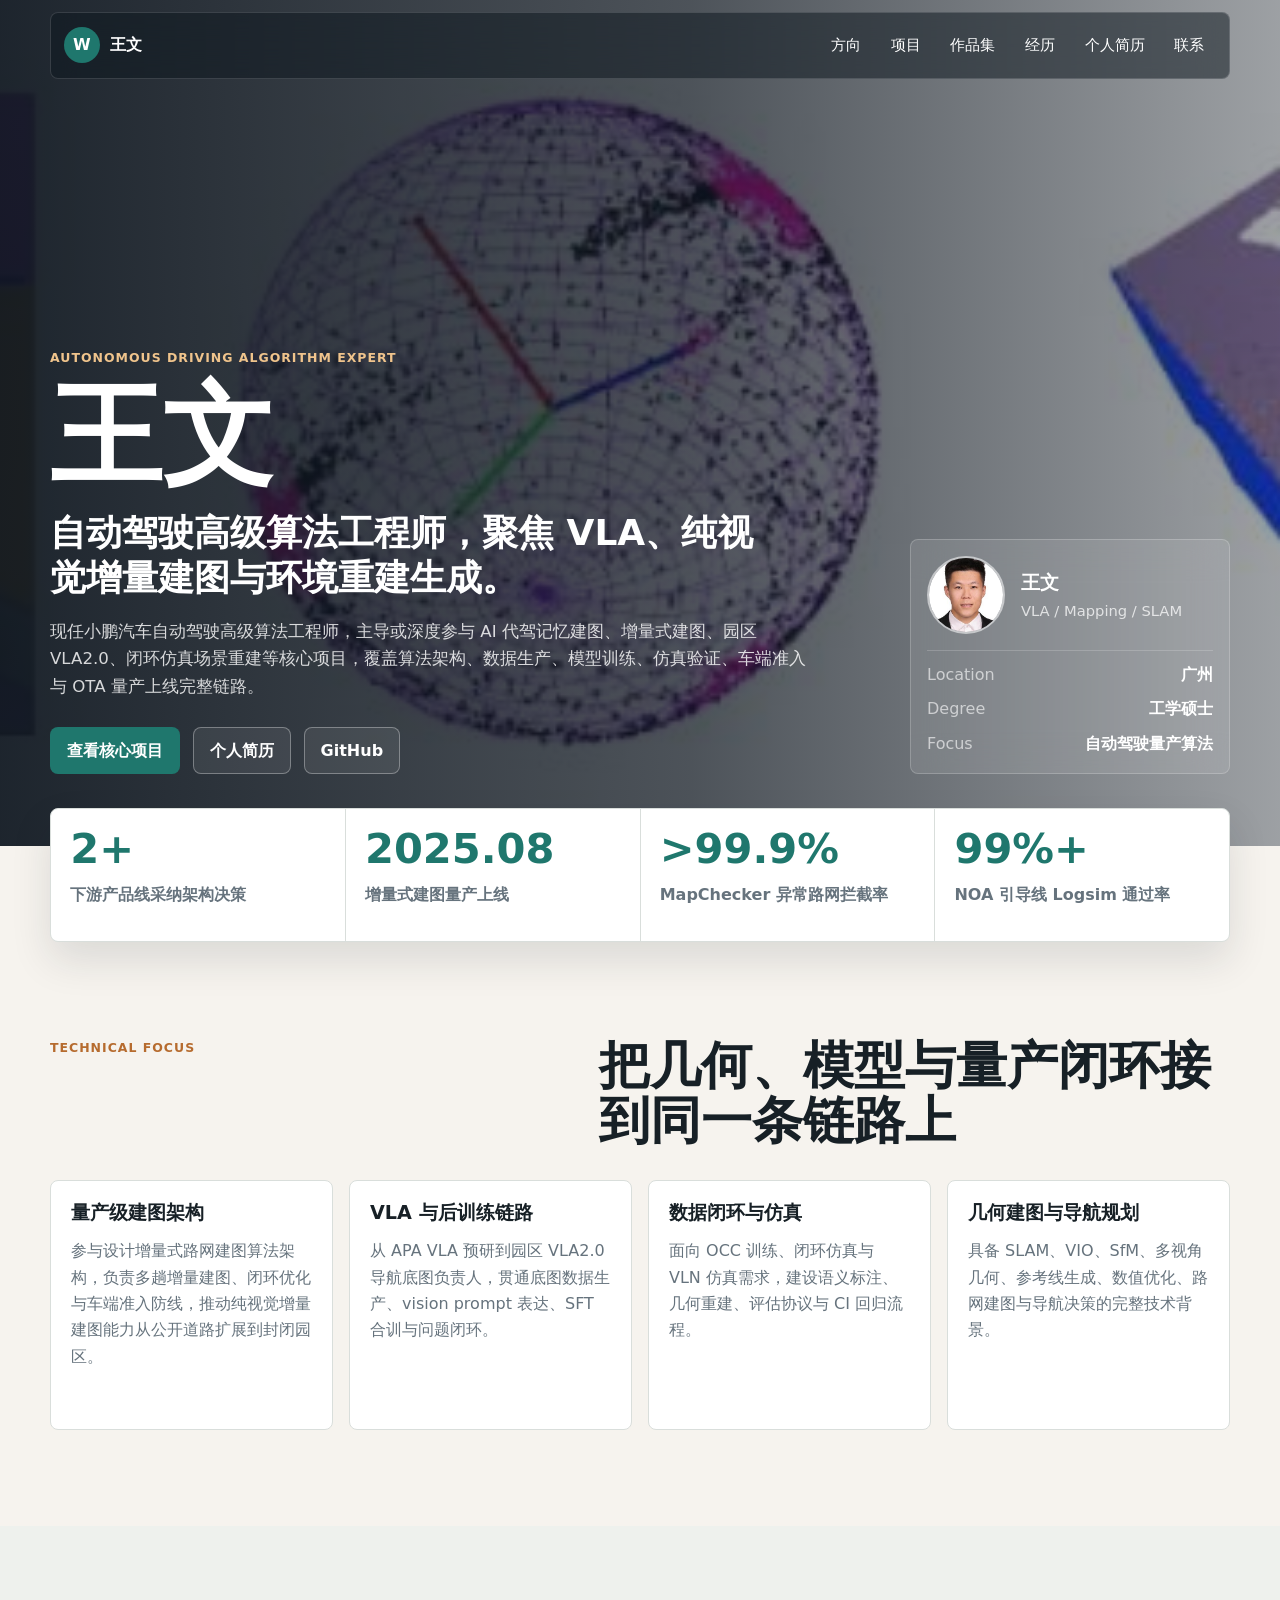
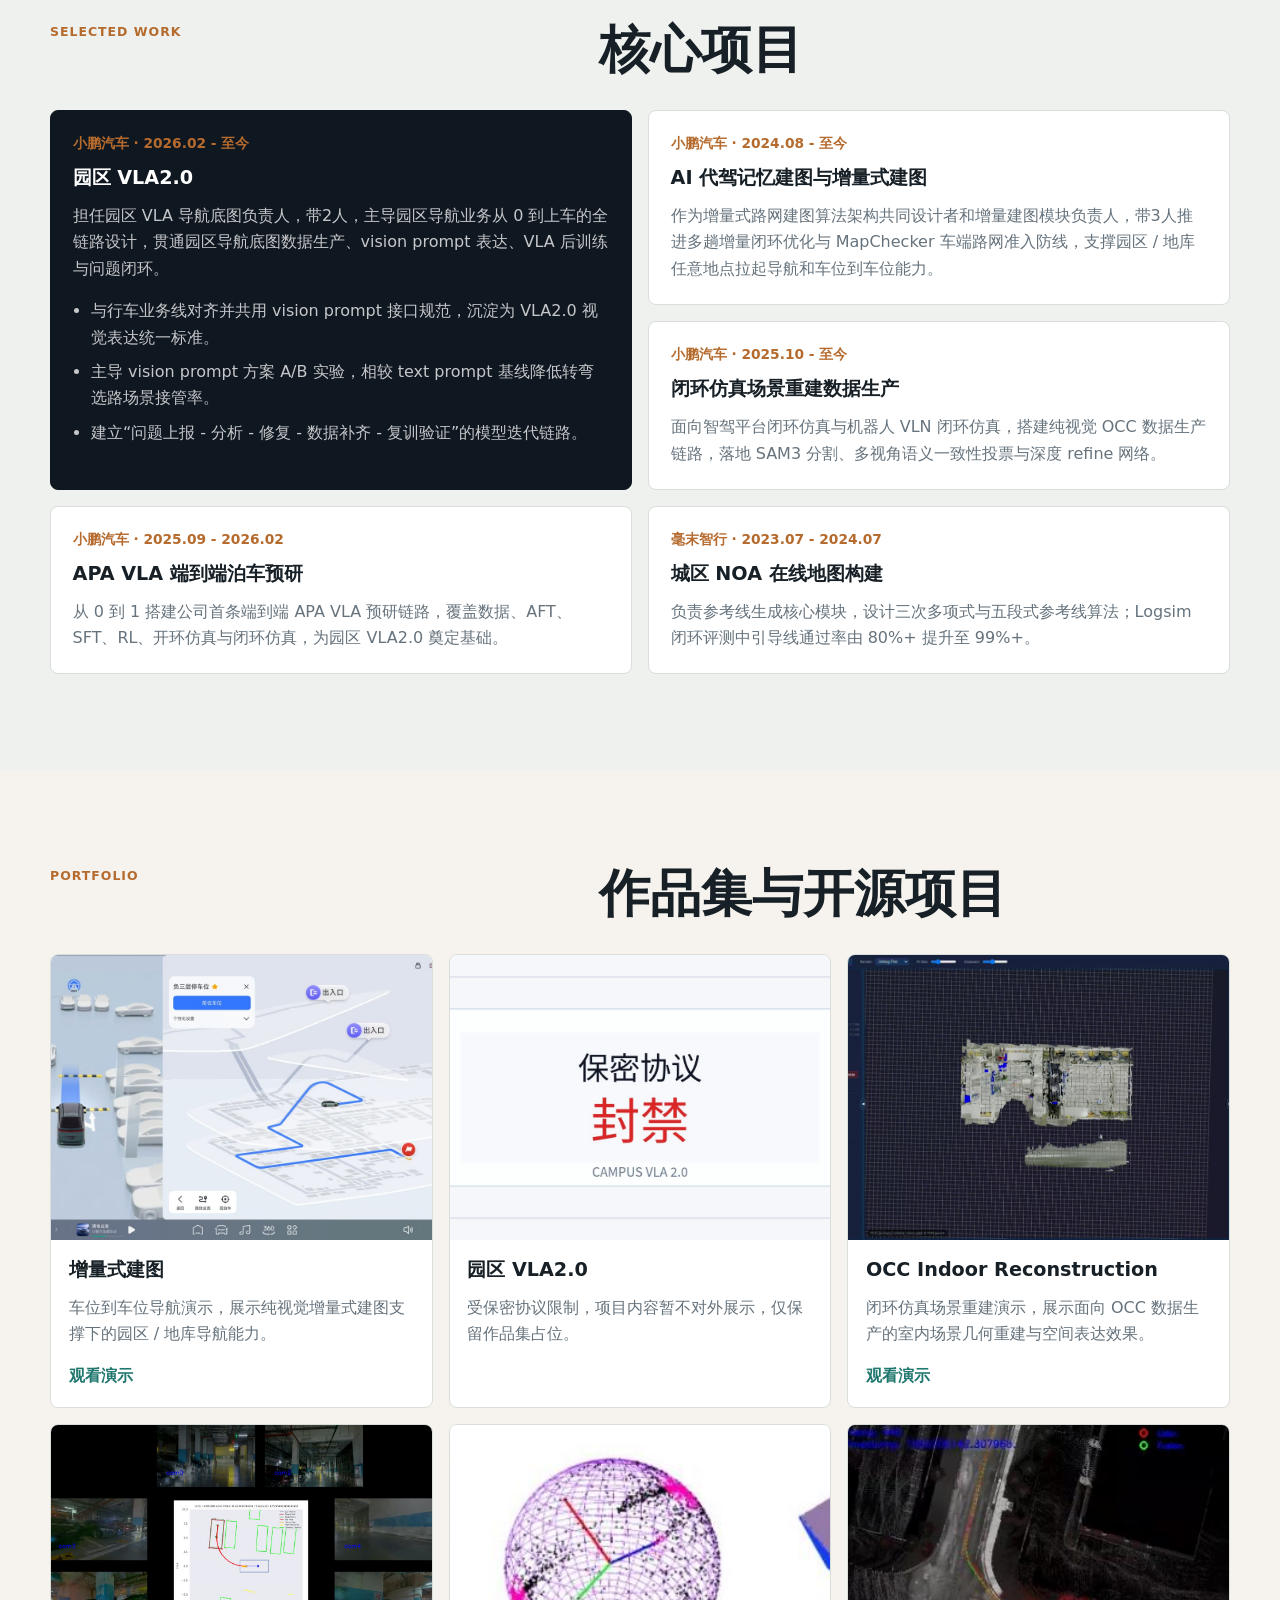
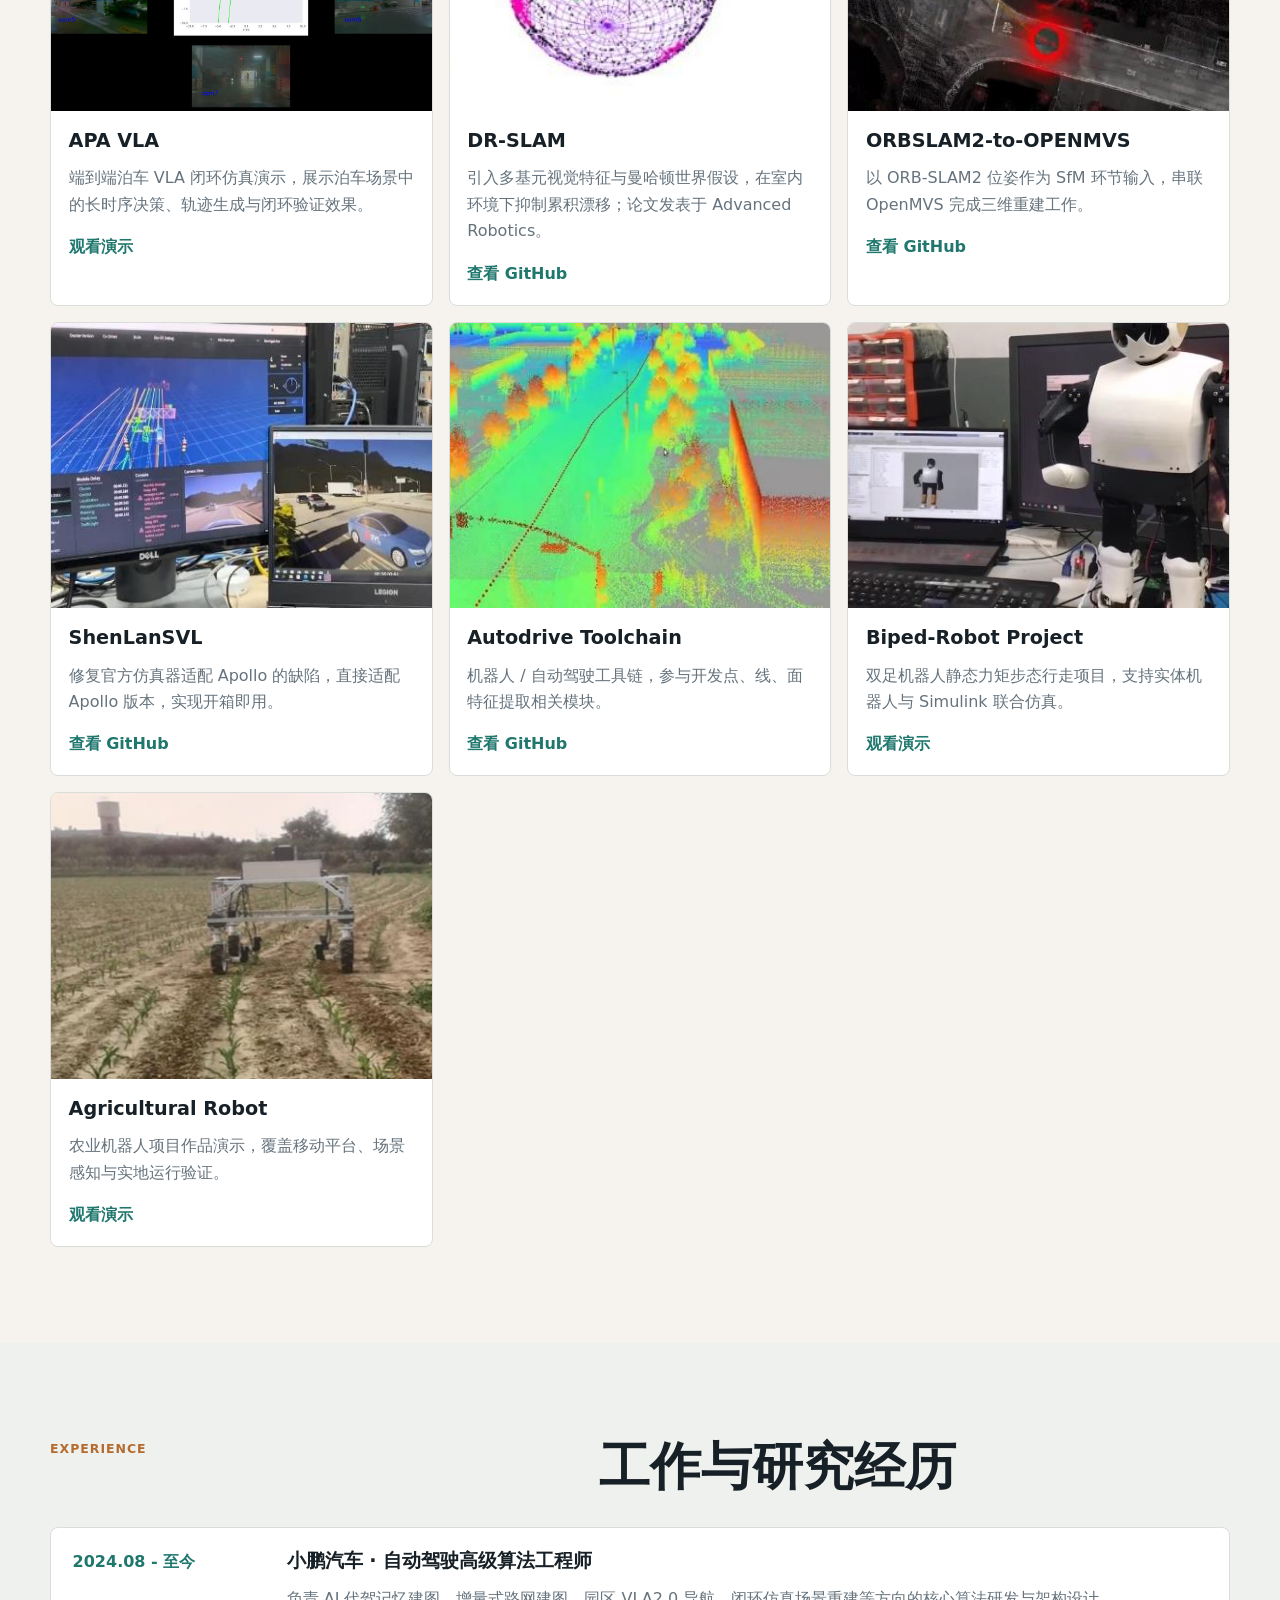
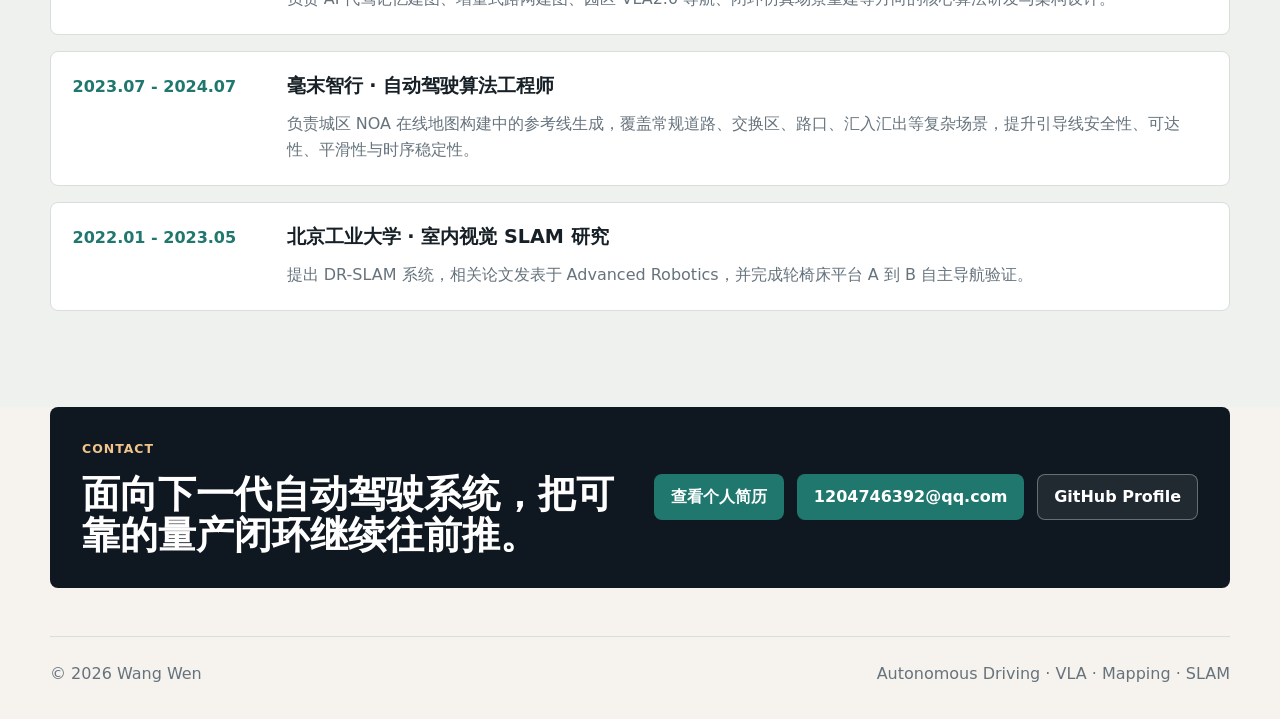
<file: index.html>
<!doctype html>
<html lang="zh-CN">
  <head>
    <meta charset="utf-8">
    <meta name="viewport" content="width=device-width, initial-scale=1">
    <meta name="description" content="王文，自动驾驶高级算法工程师，聚焦 VLA、纯视觉增量建图、环境重建生成、OCC 与 SLAM。">
    <meta name="theme-color" content="#0f1720">
    <meta property="og:title" content="王文 | 自动驾驶高级算法工程师">
    <meta property="og:description" content="VLA / 纯视觉增量建图 / 环境重建生成 / OCC / SLAM">
    <meta property="og:type" content="website">
    <meta property="og:image" content="assets/profile/dr-slam.jpg">
    <title>王文 | 自动驾驶高级算法工程师</title>
    <link rel="stylesheet" href="assets/profile/styles.css">
  </head>
  <body>
    <a class="skip-link" href="#main">跳到主要内容</a>

    <header class="site-header" data-header>
      <a class="brand" href="#top" aria-label="回到首页">
        <span class="brand-mark">W</span>
        <span>王文</span>
      </a>
      <nav class="nav-links" aria-label="页面导航">
        <a href="#focus">方向</a>
        <a href="#projects">项目</a>
        <a href="#portfolio">作品集</a>
        <a href="#experience">经历</a>
        <a href="resume.html">个人简历</a>
        <a href="#contact">联系</a>
      </nav>
    </header>

    <main id="main">
      <section class="hero" id="top" aria-label="个人介绍">
        <img class="hero-bg" src="assets/profile/dr-slam.jpg" alt="DR-SLAM 三维重建与轨迹可视化">
        <div class="hero-overlay"></div>
        <div class="hero-content">
          <div class="hero-copy">
            <p class="eyebrow">Autonomous Driving Algorithm Expert</p>
            <h1>王文</h1>
            <p class="hero-title">自动驾驶高级算法工程师，聚焦 VLA、纯视觉增量建图与环境重建生成。</p>
            <p class="hero-summary">
              现任小鹏汽车自动驾驶高级算法工程师，主导或深度参与 AI 代驾记忆建图、增量式建图、园区 VLA2.0、闭环仿真场景重建等核心项目，覆盖算法架构、数据生产、模型训练、仿真验证、车端准入与 OTA 量产上线完整链路。
            </p>
            <div class="hero-actions">
              <a class="button button-primary" href="#projects">查看核心项目</a>
              <a class="button button-secondary" href="resume.html">个人简历</a>
              <a class="button button-secondary" href="https://github.com/WangWen-Believer" target="_blank" rel="noreferrer">GitHub</a>
            </div>
          </div>
          <aside class="profile-panel" aria-label="个人信息">
            <img class="avatar" src="assets/profile/avatar.jpg" alt="王文头像">
            <div>
              <p class="panel-name">王文</p>
              <p class="panel-role">VLA / Mapping / SLAM</p>
            </div>
            <dl class="quick-facts">
              <div>
                <dt>Location</dt>
                <dd>广州</dd>
              </div>
              <div>
                <dt>Degree</dt>
                <dd>工学硕士</dd>
              </div>
              <div>
                <dt>Focus</dt>
                <dd>自动驾驶量产算法</dd>
              </div>
            </dl>
          </aside>
        </div>
      </section>

      <section class="impact-band" aria-label="代表成果">
        <div class="impact-item">
          <span class="impact-value">2+</span>
          <span class="impact-label">下游产品线采纳架构决策</span>
        </div>
        <div class="impact-item">
          <span class="impact-value">2025.08</span>
          <span class="impact-label">增量式建图量产上线</span>
        </div>
        <div class="impact-item">
          <span class="impact-value">&gt;99.9%</span>
          <span class="impact-label">MapChecker 异常路网拦截率</span>
        </div>
        <div class="impact-item">
          <span class="impact-value">99%+</span>
          <span class="impact-label">NOA 引导线 Logsim 通过率</span>
        </div>
      </section>

      <section class="section" id="focus">
        <div class="section-heading">
          <p class="eyebrow">Technical Focus</p>
          <h2>把几何、模型与量产闭环接到同一条链路上</h2>
        </div>
        <div class="focus-grid">
          <article class="focus-card">
            <h3>量产级建图架构</h3>
            <p>参与设计增量式路网建图算法架构，负责多趟增量建图、闭环优化与车端准入防线，推动纯视觉增量建图能力从公开道路扩展到封闭园区。</p>
          </article>
          <article class="focus-card">
            <h3>VLA 与后训练链路</h3>
            <p>从 APA VLA 预研到园区 VLA2.0 导航底图负责人，贯通底图数据生产、vision prompt 表达、SFT 合训与问题闭环。</p>
          </article>
          <article class="focus-card">
            <h3>数据闭环与仿真</h3>
            <p>面向 OCC 训练、闭环仿真与 VLN 仿真需求，建设语义标注、几何重建、评估协议与 CI 回归流程。</p>
          </article>
          <article class="focus-card">
            <h3>几何建图与导航规划</h3>
            <p>具备 SLAM、VIO、SfM、多视角几何、参考线生成、数值优化、路网建图与导航决策的完整技术背景。</p>
          </article>
        </div>
      </section>

      <section class="section section-muted" id="projects">
        <div class="section-heading">
          <p class="eyebrow">Selected Work</p>
          <h2>核心项目</h2>
        </div>
        <div class="project-list">
          <article class="project-card project-featured">
            <div class="project-meta">小鹏汽车 · 2026.02 - 至今</div>
            <h3>园区 VLA2.0</h3>
            <p>担任园区 VLA 导航底图负责人，带2人，主导园区导航业务从 0 到上车的全链路设计，贯通园区导航底图数据生产、vision prompt 表达、VLA 后训练与问题闭环。</p>
            <ul>
              <li>与行车业务线对齐并共用 vision prompt 接口规范，沉淀为 VLA2.0 视觉表达统一标准。</li>
              <li>主导 vision prompt 方案 A/B 实验，相较 text prompt 基线降低转弯选路场景接管率。</li>
              <li>建立“问题上报 - 分析 - 修复 - 数据补齐 - 复训验证”的模型迭代链路。</li>
            </ul>
          </article>
          <article class="project-card">
            <div class="project-meta">小鹏汽车 · 2024.08 - 至今</div>
            <h3>AI 代驾记忆建图与增量式建图</h3>
            <p>作为增量式路网建图算法架构共同设计者和增量建图模块负责人，带3人推进多趟增量闭环优化与 MapChecker 车端路网准入防线，支撑园区 / 地库任意地点拉起导航和车位到车位能力。</p>
          </article>
          <article class="project-card">
            <div class="project-meta">小鹏汽车 · 2025.10 - 至今</div>
            <h3>闭环仿真场景重建数据生产</h3>
            <p>面向智驾平台闭环仿真与机器人 VLN 闭环仿真，搭建纯视觉 OCC 数据生产链路，落地 SAM3 分割、多视角语义一致性投票与深度 refine 网络。</p>
          </article>
          <article class="project-card">
            <div class="project-meta">小鹏汽车 · 2025.09 - 2026.02</div>
            <h3>APA VLA 端到端泊车预研</h3>
            <p>从 0 到 1 搭建公司首条端到端 APA VLA 预研链路，覆盖数据、AFT、SFT、RL、开环仿真与闭环仿真，为园区 VLA2.0 奠定基础。</p>
          </article>
          <article class="project-card">
            <div class="project-meta">毫末智行 · 2023.07 - 2024.07</div>
            <h3>城区 NOA 在线地图构建</h3>
            <p>负责参考线生成核心模块，设计三次多项式与五段式参考线算法；Logsim 闭环评测中引导线通过率由 80%+ 提升至 99%+。</p>
          </article>
        </div>
      </section>

      <section class="section" id="portfolio">
        <div class="section-heading">
          <p class="eyebrow">Portfolio</p>
          <h2>作品集与开源项目</h2>
        </div>
        <div class="portfolio-grid">
          <article class="portfolio-card">
            <img src="assets/profile/incremental-map.jpg" alt="增量式建图车位到车位导航演示">
            <div class="portfolio-body">
              <h3>增量式建图</h3>
              <p>车位到车位导航演示，展示纯视觉增量式建图支撑下的园区 / 地库导航能力。</p>
              <a href="assets/profile/incremental-map-demo.mp4" target="_blank" rel="noreferrer">观看演示</a>
            </div>
          </article>
          <article class="portfolio-card">
            <img src="assets/profile/vla2-confidential.jpg" alt="园区 VLA2.0 保密协议封禁占位">
            <div class="portfolio-body">
              <h3>园区 VLA2.0</h3>
              <p>受保密协议限制，项目内容暂不对外展示，仅保留作品集占位。</p>
            </div>
          </article>
          <article class="portfolio-card">
            <img src="assets/profile/occ-indoor.jpg" alt="闭环仿真场景重建 OCC 室内演示">
            <div class="portfolio-body">
              <h3>OCC Indoor Reconstruction</h3>
              <p>闭环仿真场景重建演示，展示面向 OCC 数据生产的室内场景几何重建与空间表达效果。</p>
              <a href="assets/profile/occ-indoor.mp4" target="_blank" rel="noreferrer">观看演示</a>
            </div>
          </article>
          <article class="portfolio-card">
            <img src="assets/profile/apa-vla-close-loop.jpg" alt="APA VLA 闭环仿真演示">
            <div class="portfolio-body">
              <h3>APA VLA</h3>
              <p>端到端泊车 VLA 闭环仿真演示，展示泊车场景中的长时序决策、轨迹生成与闭环验证效果。</p>
              <a href="assets/profile/apa-vla-close-loop.mp4" target="_blank" rel="noreferrer">观看演示</a>
            </div>
          </article>
          <article class="portfolio-card">
            <img src="assets/profile/dr-slam.jpg" alt="DR-SLAM 结果图">
            <div class="portfolio-body">
              <h3>DR-SLAM</h3>
              <p>引入多基元视觉特征与曼哈顿世界假设，在室内环境下抑制累积漂移；论文发表于 Advanced Robotics。</p>
              <a href="https://github.com/WangWen-Believer/DR-SLAM" target="_blank" rel="noreferrer">查看 GitHub</a>
            </div>
          </article>
          <article class="portfolio-card">
            <img src="assets/profile/noa-map.jpg" alt="NOA 参考线与局部路网">
            <div class="portfolio-body">
              <h3>ORBSLAM2-to-OPENMVS</h3>
              <p>以 ORB-SLAM2 位姿作为 SfM 环节输入，串联 OpenMVS 完成三维重建工作。</p>
              <a href="https://github.com/WangWen-Believer/ORB_SLAM2-to-OpenMVS" target="_blank" rel="noreferrer">查看 GitHub</a>
            </div>
          </article>
          <article class="portfolio-card">
            <img src="assets/profile/apollo-sim.jpg" alt="Apollo 与仿真系统">
            <div class="portfolio-body">
              <h3>ShenLanSVL</h3>
              <p>修复官方仿真器适配 Apollo 的缺陷，直接适配 Apollo 版本，实现开箱即用。</p>
              <a href="https://github.com/shenlan2017/ShenLanSVL" target="_blank" rel="noreferrer">查看 GitHub</a>
            </div>
          </article>
          <article class="portfolio-card">
            <img src="assets/profile/lidar-map.jpg" alt="多源定位与点云地图">
            <div class="portfolio-body">
              <h3>Autodrive Toolchain</h3>
              <p>机器人 / 自动驾驶工具链，参与开发点、线、面特征提取相关模块。</p>
              <a href="https://github.com/ChenJiahao031008/Autodrive_Toolchain" target="_blank" rel="noreferrer">查看 GitHub</a>
            </div>
          </article>
          <article class="portfolio-card">
            <img src="assets/profile/biped-robot.jpg" alt="双足机器人项目">
            <div class="portfolio-body">
              <h3>Biped-Robot Project</h3>
              <p>双足机器人静态力矩步态行走项目，支持实体机器人与 Simulink 联合仿真。</p>
              <a href="https://www.bilibili.com/video/BV1UB4y167KH?spm_id_from=333.999.0.0&vd_source=d5d4147bf5530a8555a67f5dc3cd2a76" target="_blank" rel="noreferrer">观看演示</a>
            </div>
          </article>
          <article class="portfolio-card">
            <img src="assets/profile/agri-robot.jpg" alt="农业机器人演示">
            <div class="portfolio-body">
              <h3>Agricultural Robot</h3>
              <p>农业机器人项目作品演示，覆盖移动平台、场景感知与实地运行验证。</p>
              <a href="https://www.bilibili.com/video/BV1ha411379n/?vd_source=d5d4147bf5530a8555a67f5dc3cd2a76" target="_blank" rel="noreferrer">观看演示</a>
            </div>
          </article>
        </div>
      </section>

      <section class="section section-muted" id="experience">
        <div class="section-heading">
          <p class="eyebrow">Experience</p>
          <h2>工作与研究经历</h2>
        </div>
        <div class="timeline">
          <article class="timeline-item">
            <span class="timeline-date">2024.08 - 至今</span>
            <div>
              <h3>小鹏汽车 · 自动驾驶高级算法工程师</h3>
              <p>负责 AI 代驾记忆建图、增量式路网建图、园区 VLA2.0 导航、闭环仿真场景重建等方向的核心算法研发与架构设计。</p>
            </div>
          </article>
          <article class="timeline-item">
            <span class="timeline-date">2023.07 - 2024.07</span>
            <div>
              <h3>毫末智行 · 自动驾驶算法工程师</h3>
              <p>负责城区 NOA 在线地图构建中的参考线生成，覆盖常规道路、交换区、路口、汇入汇出等复杂场景，提升引导线安全性、可达性、平滑性与时序稳定性。</p>
            </div>
          </article>
          <article class="timeline-item">
            <span class="timeline-date">2022.01 - 2023.05</span>
            <div>
              <h3>北京工业大学 · 室内视觉 SLAM 研究</h3>
              <p>提出 DR-SLAM 系统，相关论文发表于 Advanced Robotics，并完成轮椅床平台 A 到 B 自主导航验证。</p>
            </div>
          </article>
        </div>
      </section>

      <section class="contact-section" id="contact">
        <div>
          <p class="eyebrow">Contact</p>
          <h2>面向下一代自动驾驶系统，把可靠的量产闭环继续往前推。</h2>
        </div>
        <div class="contact-actions">
          <a class="button button-primary" href="resume.html">查看个人简历</a>
          <a class="button button-primary" href="mailto:1204746392@qq.com">1204746392@qq.com</a>
          <a class="button button-secondary" href="https://github.com/WangWen-Believer" target="_blank" rel="noreferrer">GitHub Profile</a>
        </div>
      </section>
    </main>

    <footer class="site-footer">
      <span>© 2026 Wang Wen</span>
      <span>Autonomous Driving · VLA · Mapping · SLAM</span>
    </footer>

    <script src="assets/profile/script.js"></script>
  </body>
</html>
</file>
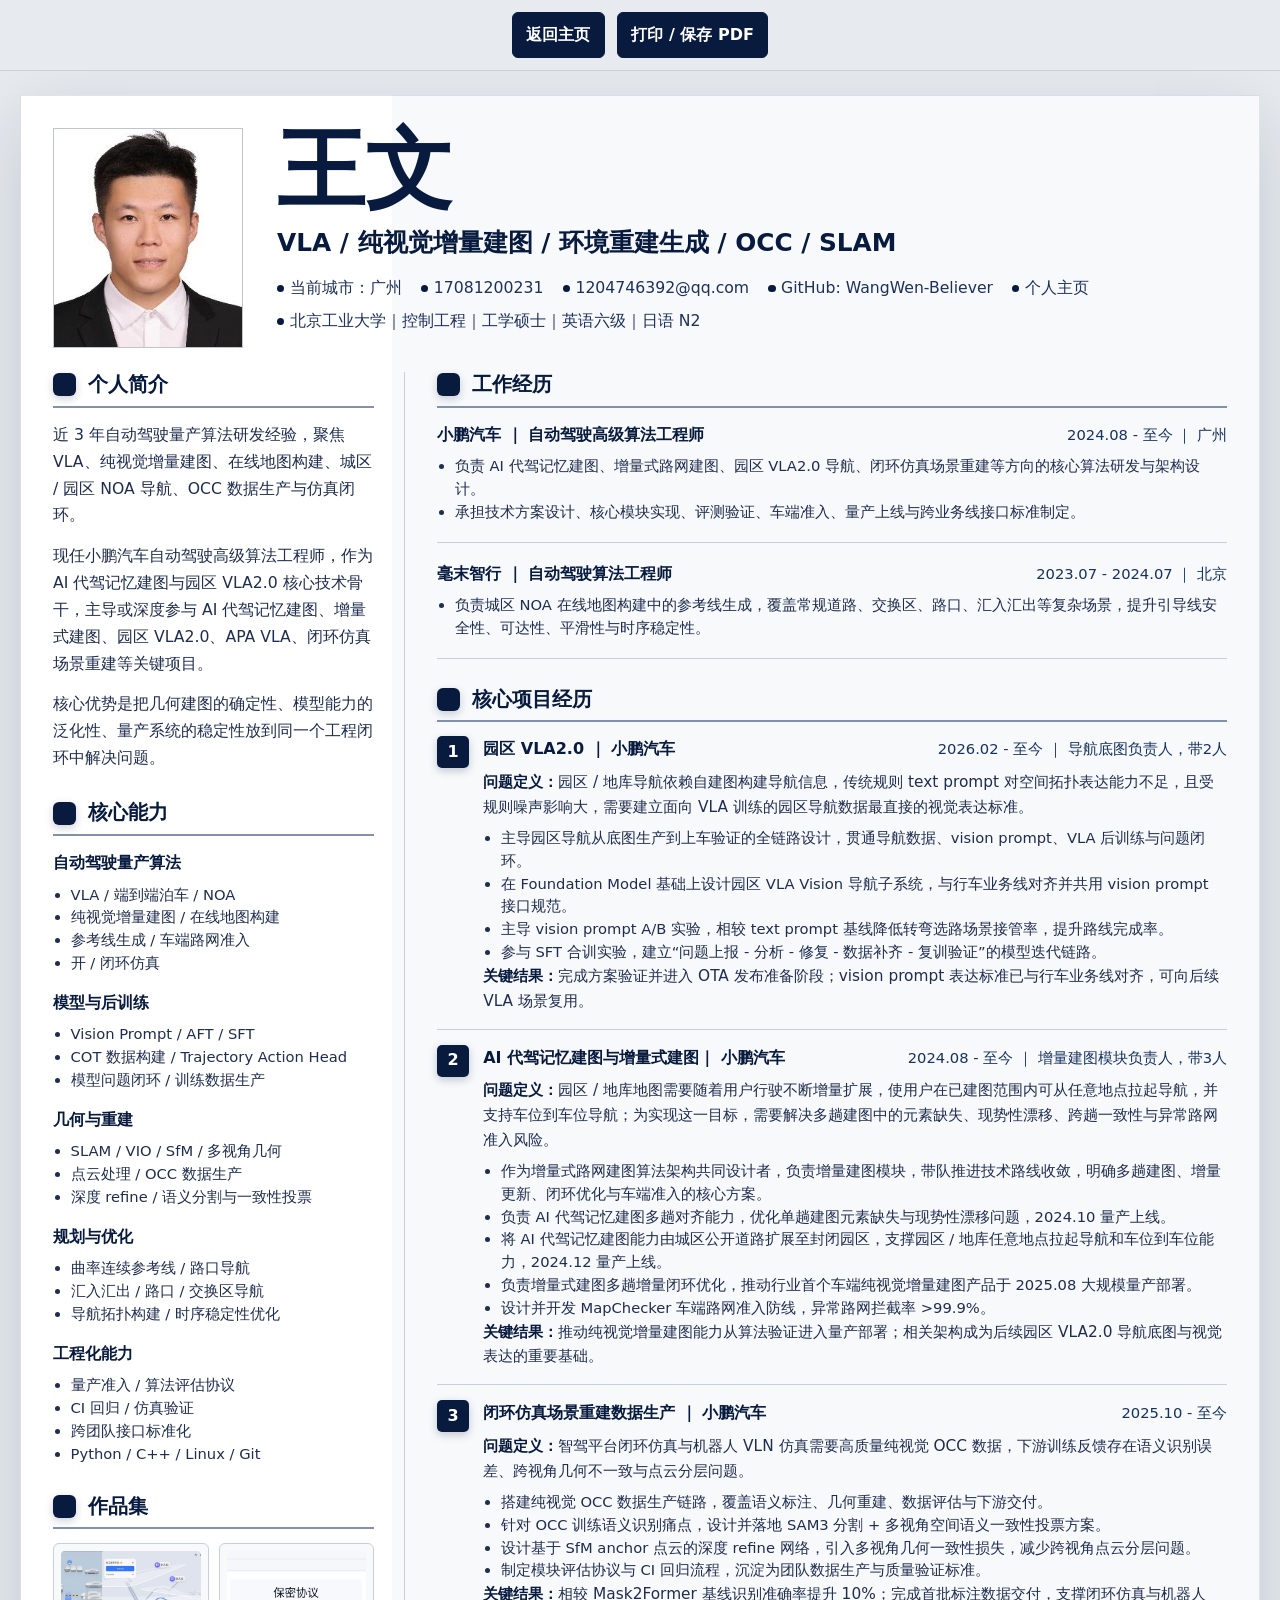
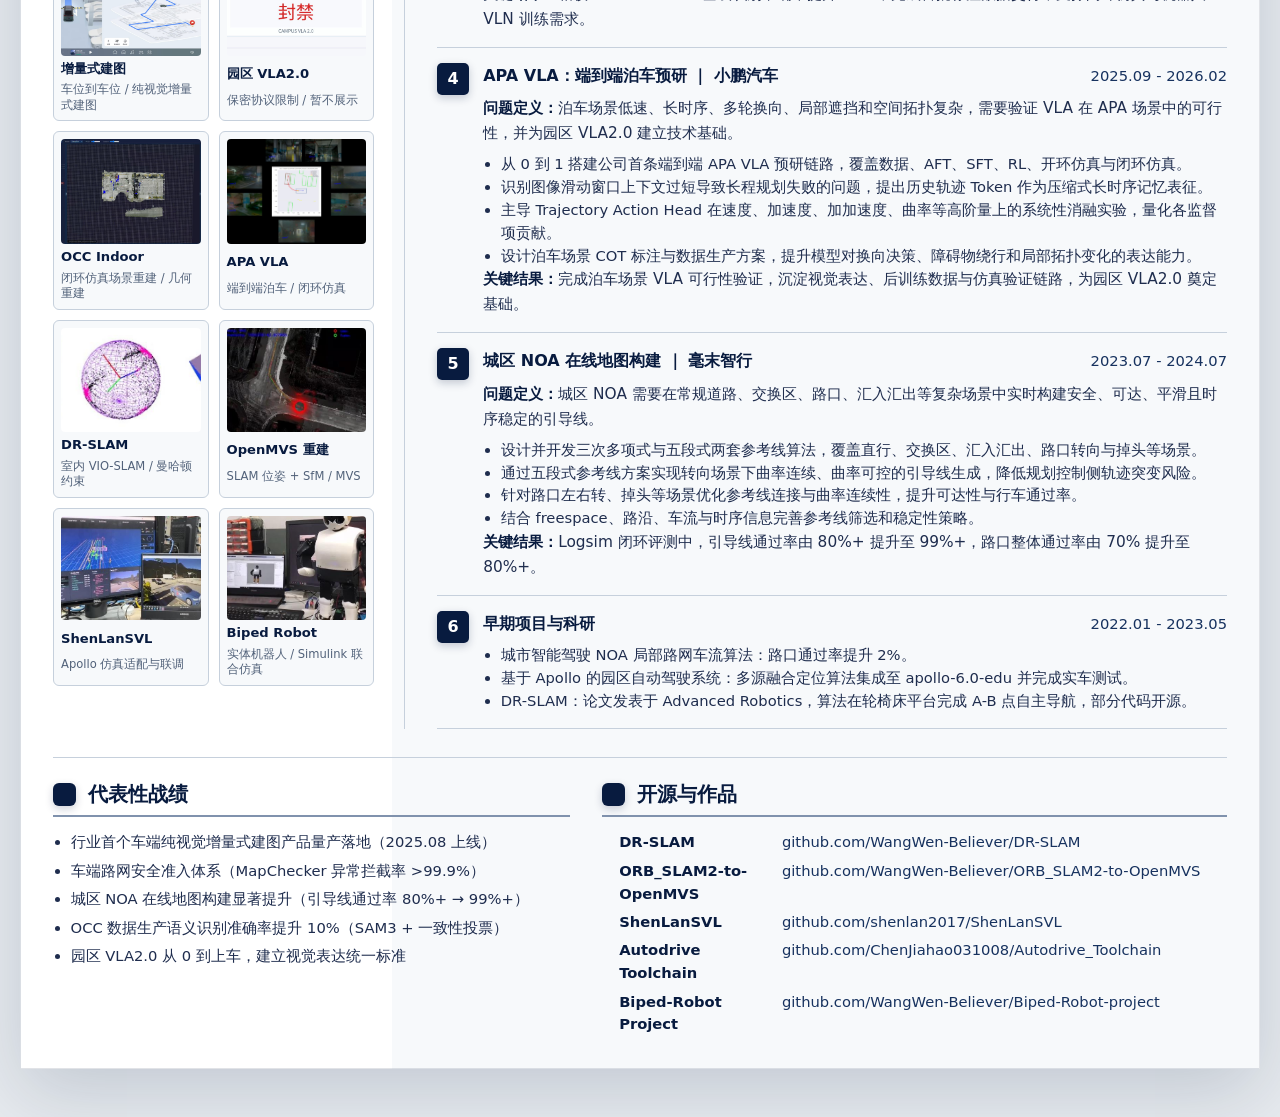
<file: resume.html>
<!doctype html>
<html lang="zh-CN">
  <head>
    <meta charset="utf-8">
    <meta name="viewport" content="width=device-width, initial-scale=1">
    <meta name="description" content="王文个人简历：自动驾驶高级算法工程师，聚焦 VLA、纯视觉增量建图、环境重建生成、OCC 与 SLAM。">
    <meta name="theme-color" content="#0b2144">
    <meta property="og:title" content="王文 | 个人简历">
    <meta property="og:description" content="VLA / 纯视觉增量建图 / 环境重建生成 / OCC / SLAM">
    <meta property="og:type" content="profile">
    <title>王文 | 个人简历</title>
    <link rel="stylesheet" href="assets/profile/styles.css">
  </head>
  <body class="cv-body">
    <div class="cv-toolbar" aria-label="简历操作">
      <a href="index.html">返回主页</a>
      <button type="button" onclick="window.print()">打印 / 保存 PDF</button>
    </div>

    <main class="cv-page" id="resume-main">
      <header class="cv-header">
        <img class="cv-photo" src="assets/profile/avatar.jpg" alt="王文头像">
        <div class="cv-title">
          <h1>王文</h1>
          <p>VLA / 纯视觉增量建图 / 环境重建生成 / OCC / SLAM</p>
          <div class="cv-meta">
            <span>当前城市：广州</span>
            <a href="tel:17081200231">17081200231</a>
            <a href="mailto:1204746392@qq.com">1204746392@qq.com</a>
            <a href="https://github.com/WangWen-Believer" target="_blank" rel="noreferrer">GitHub: WangWen-Believer</a>
            <a href="https://wangwen-believer.github.io/wangwen.github.io/" target="_blank" rel="noreferrer">个人主页</a>
            <span>北京工业大学｜控制工程｜工学硕士｜英语六级｜日语 N2</span>
          </div>
        </div>
      </header>

      <div class="cv-layout">
        <aside class="cv-sidebar">
          <section class="cv-block">
            <h2><span></span>个人简介</h2>
            <p>近 3 年自动驾驶量产算法研发经验，聚焦 VLA、纯视觉增量建图、在线地图构建、城区 / 园区 NOA 导航、OCC 数据生产与仿真闭环。</p>
            <p>现任小鹏汽车自动驾驶高级算法工程师，作为 AI 代驾记忆建图与园区 VLA2.0 核心技术骨干，主导或深度参与 AI 代驾记忆建图、增量式建图、园区 VLA2.0、APA VLA、闭环仿真场景重建等关键项目。</p>
            <p>核心优势是把几何建图的确定性、模型能力的泛化性、量产系统的稳定性放到同一个工程闭环中解决问题。</p>
          </section>

          <section class="cv-block">
            <h2><span></span>核心能力</h2>
            <div class="cv-skill">
              <strong>自动驾驶量产算法</strong>
              <ul>
                <li>VLA / 端到端泊车 / NOA</li>
                <li>纯视觉增量建图 / 在线地图构建</li>
                <li>参考线生成 / 车端路网准入</li>
                <li>开 / 闭环仿真</li>
              </ul>
            </div>
            <div class="cv-skill">
              <strong>模型与后训练</strong>
              <ul>
                <li>Vision Prompt / AFT / SFT</li>
                <li>COT 数据构建 / Trajectory Action Head</li>
                <li>模型问题闭环 / 训练数据生产</li>
              </ul>
            </div>
            <div class="cv-skill">
              <strong>几何与重建</strong>
              <ul>
                <li>SLAM / VIO / SfM / 多视角几何</li>
                <li>点云处理 / OCC 数据生产</li>
                <li>深度 refine / 语义分割与一致性投票</li>
              </ul>
            </div>
            <div class="cv-skill">
              <strong>规划与优化</strong>
              <ul>
                <li>曲率连续参考线 / 路口导航</li>
                <li>汇入汇出 / 路口 / 交换区导航</li>
                <li>导航拓扑构建 / 时序稳定性优化</li>
              </ul>
            </div>
            <div class="cv-skill">
              <strong>工程化能力</strong>
              <ul>
                <li>量产准入 / 算法评估协议</li>
                <li>CI 回归 / 仿真验证</li>
                <li>跨团队接口标准化</li>
                <li>Python / C++ / Linux / Git</li>
              </ul>
            </div>
          </section>

          <section class="cv-block">
            <h2><span></span>作品集</h2>
            <div class="cv-portfolio-grid">
              <a class="cv-portfolio-item" href="assets/profile/incremental-map-demo.mp4" target="_blank" rel="noreferrer">
                <img src="assets/profile/incremental-map.jpg" alt="增量式建图车位到车位导航演示">
                <strong>增量式建图</strong>
                <span>车位到车位 / 纯视觉增量式建图</span>
              </a>
              <div class="cv-portfolio-item">
                <img src="assets/profile/vla2-confidential.jpg" alt="园区 VLA2.0 保密协议封禁占位">
                <strong>园区 VLA2.0</strong>
                <span>保密协议限制 / 暂不展示</span>
              </div>
              <a class="cv-portfolio-item" href="assets/profile/occ-indoor.mp4" target="_blank" rel="noreferrer">
                <img src="assets/profile/occ-indoor.jpg" alt="闭环仿真场景重建 OCC 室内演示">
                <strong>OCC Indoor</strong>
                <span>闭环仿真场景重建 / 几何重建</span>
              </a>
              <a class="cv-portfolio-item" href="assets/profile/apa-vla-close-loop.mp4" target="_blank" rel="noreferrer">
                <img src="assets/profile/apa-vla-close-loop.jpg" alt="APA VLA 闭环仿真演示">
                <strong>APA VLA</strong>
                <span>端到端泊车 / 闭环仿真</span>
              </a>
              <a class="cv-portfolio-item" href="https://github.com/WangWen-Believer/DR-SLAM" target="_blank" rel="noreferrer">
                <img src="assets/profile/dr-slam.jpg" alt="DR-SLAM 三维重建与轨迹可视化">
                <strong>DR-SLAM</strong>
                <span>室内 VIO-SLAM / 曼哈顿约束</span>
              </a>
              <a class="cv-portfolio-item" href="https://github.com/WangWen-Believer/ORB_SLAM2-to-OpenMVS" target="_blank" rel="noreferrer">
                <img src="assets/profile/noa-map.jpg" alt="ORBSLAM2-to-OPENMVS 三维重建作品">
                <strong>OpenMVS 重建</strong>
                <span>SLAM 位姿 + SfM / MVS</span>
              </a>
              <a class="cv-portfolio-item" href="https://github.com/shenlan2017/ShenLanSVL" target="_blank" rel="noreferrer">
                <img src="assets/profile/apollo-sim.jpg" alt="Apollo 与仿真系统联调">
                <strong>ShenLanSVL</strong>
                <span>Apollo 仿真适配与联调</span>
              </a>
              <a class="cv-portfolio-item" href="https://www.bilibili.com/video/BV1UB4y167KH?spm_id_from=333.999.0.0&vd_source=d5d4147bf5530a8555a67f5dc3cd2a76" target="_blank" rel="noreferrer">
                <img src="assets/profile/biped-robot.jpg" alt="双足机器人项目演示">
                <strong>Biped Robot</strong>
                <span>实体机器人 / Simulink 联合仿真</span>
              </a>
            </div>
          </section>
        </aside>

        <section class="cv-main">
          <section class="cv-block">
            <h2><span></span>工作经历</h2>
            <article class="cv-job">
              <div class="cv-job-head">
                <strong>小鹏汽车 ｜ 自动驾驶高级算法工程师</strong>
                <span>2024.08 - 至今 ｜ 广州</span>
              </div>
              <ul>
                <li>负责 AI 代驾记忆建图、增量式路网建图、园区 VLA2.0 导航、闭环仿真场景重建等方向的核心算法研发与架构设计。</li>
                <li>承担技术方案设计、核心模块实现、评测验证、车端准入、量产上线与跨业务线接口标准制定。</li>
              </ul>
            </article>
            <article class="cv-job">
              <div class="cv-job-head">
                <strong>毫末智行 ｜ 自动驾驶算法工程师</strong>
                <span>2023.07 - 2024.07 ｜ 北京</span>
              </div>
              <ul>
                <li>负责城区 NOA 在线地图构建中的参考线生成，覆盖常规道路、交换区、路口、汇入汇出等复杂场景，提升引导线安全性、可达性、平滑性与时序稳定性。</li>
              </ul>
            </article>
          </section>

          <section class="cv-block">
            <h2><span></span>核心项目经历</h2>
            <article class="cv-project">
              <div class="cv-index">1</div>
              <div>
                <div class="cv-project-head">
                  <strong>园区 VLA2.0 ｜ 小鹏汽车</strong>
                  <span>2026.02 - 至今 ｜ 导航底图负责人，带2人</span>
                </div>
                <p><b>问题定义：</b>园区 / 地库导航依赖自建图构建导航信息，传统规则 text prompt 对空间拓扑表达能力不足，且受规则噪声影响大，需要建立面向 VLA 训练的园区导航数据最直接的视觉表达标准。</p>
                <ul>
                  <li>主导园区导航从底图生产到上车验证的全链路设计，贯通导航数据、vision prompt、VLA 后训练与问题闭环。</li>
                  <li>在 Foundation Model 基础上设计园区 VLA Vision 导航子系统，与行车业务线对齐并共用 vision prompt 接口规范。</li>
                  <li>主导 vision prompt A/B 实验，相较 text prompt 基线降低转弯选路场景接管率，提升路线完成率。</li>
                  <li>参与 SFT 合训实验，建立“问题上报 - 分析 - 修复 - 数据补齐 - 复训验证”的模型迭代链路。</li>
                </ul>
                <p><b>关键结果：</b>完成方案验证并进入 OTA 发布准备阶段；vision prompt 表达标准已与行车业务线对齐，可向后续 VLA 场景复用。</p>
              </div>
            </article>

            <article class="cv-project">
              <div class="cv-index">2</div>
              <div>
                <div class="cv-project-head">
                  <strong>AI 代驾记忆建图与增量式建图｜ 小鹏汽车</strong>
                  <span>2024.08 - 至今 ｜ 增量建图模块负责人，带3人</span>
                </div>
                <p><b>问题定义：</b>园区 / 地库地图需要随着用户行驶不断增量扩展，使用户在已建图范围内可从任意地点拉起导航，并支持车位到车位导航；为实现这一目标，需要解决多趟建图中的元素缺失、现势性漂移、跨趟一致性与异常路网准入风险。</p>
                <ul>
                  <li>作为增量式路网建图算法架构共同设计者，负责增量建图模块，带队推进技术路线收敛，明确多趟建图、增量更新、闭环优化与车端准入的核心方案。</li>
                  <li>负责 AI 代驾记忆建图多趟对齐能力，优化单趟建图元素缺失与现势性漂移问题，2024.10 量产上线。</li>
                  <li>将 AI 代驾记忆建图能力由城区公开道路扩展至封闭园区，支撑园区 / 地库任意地点拉起导航和车位到车位能力，2024.12 量产上线。</li>
                  <li>负责增量式建图多趟增量闭环优化，推动行业首个车端纯视觉增量建图产品于 2025.08 大规模量产部署。</li>
                  <li>设计并开发 MapChecker 车端路网准入防线，异常路网拦截率 &gt;99.9%。</li>
                </ul>
                <p><b>关键结果：</b>推动纯视觉增量建图能力从算法验证进入量产部署；相关架构成为后续园区 VLA2.0 导航底图与视觉表达的重要基础。</p>
              </div>
            </article>

            <article class="cv-project">
              <div class="cv-index">3</div>
              <div>
                <div class="cv-project-head">
                  <strong>闭环仿真场景重建数据生产 ｜ 小鹏汽车</strong>
                  <span>2025.10 - 至今</span>
                </div>
                <p><b>问题定义：</b>智驾平台闭环仿真与机器人 VLN 仿真需要高质量纯视觉 OCC 数据，下游训练反馈存在语义识别误差、跨视角几何不一致与点云分层问题。</p>
                <ul>
                  <li>搭建纯视觉 OCC 数据生产链路，覆盖语义标注、几何重建、数据评估与下游交付。</li>
                  <li>针对 OCC 训练语义识别痛点，设计并落地 SAM3 分割 + 多视角空间语义一致性投票方案。</li>
                  <li>设计基于 SfM anchor 点云的深度 refine 网络，引入多视角几何一致性损失，减少跨视角点云分层问题。</li>
                  <li>制定模块评估协议与 CI 回归流程，沉淀为团队数据生产与质量验证标准。</li>
                </ul>
                <p><b>关键结果：</b>相较 Mask2Former 基线识别准确率提升 10%；完成首批标注数据交付，支撑闭环仿真与机器人 VLN 训练需求。</p>
              </div>
            </article>

            <article class="cv-project">
              <div class="cv-index">4</div>
              <div>
                <div class="cv-project-head">
                  <strong>APA VLA：端到端泊车预研 ｜ 小鹏汽车</strong>
                  <span>2025.09 - 2026.02</span>
                </div>
                <p><b>问题定义：</b>泊车场景低速、长时序、多轮换向、局部遮挡和空间拓扑复杂，需要验证 VLA 在 APA 场景中的可行性，并为园区 VLA2.0 建立技术基础。</p>
                <ul>
                  <li>从 0 到 1 搭建公司首条端到端 APA VLA 预研链路，覆盖数据、AFT、SFT、RL、开环仿真与闭环仿真。</li>
                  <li>识别图像滑动窗口上下文过短导致长程规划失败的问题，提出历史轨迹 Token 作为压缩式长时序记忆表征。</li>
                  <li>主导 Trajectory Action Head 在速度、加速度、加加速度、曲率等高阶量上的系统性消融实验，量化各监督项贡献。</li>
                  <li>设计泊车场景 COT 标注与数据生产方案，提升模型对换向决策、障碍物绕行和局部拓扑变化的表达能力。</li>
                </ul>
                <p><b>关键结果：</b>完成泊车场景 VLA 可行性验证，沉淀视觉表达、后训练数据与仿真验证链路，为园区 VLA2.0 奠定基础。</p>
              </div>
            </article>

            <article class="cv-project">
              <div class="cv-index">5</div>
              <div>
                <div class="cv-project-head">
                  <strong>城区 NOA 在线地图构建 ｜ 毫末智行</strong>
                  <span>2023.07 - 2024.07</span>
                </div>
                <p><b>问题定义：</b>城区 NOA 需要在常规道路、交换区、路口、汇入汇出等复杂场景中实时构建安全、可达、平滑且时序稳定的引导线。</p>
                <ul>
                  <li>设计并开发三次多项式与五段式两套参考线算法，覆盖直行、交换区、汇入汇出、路口转向与掉头等场景。</li>
                  <li>通过五段式参考线方案实现转向场景下曲率连续、曲率可控的引导线生成，降低规划控制侧轨迹突变风险。</li>
                  <li>针对路口左右转、掉头等场景优化参考线连接与曲率连续性，提升可达性与行车通过率。</li>
                  <li>结合 freespace、路沿、车流与时序信息完善参考线筛选和稳定性策略。</li>
                </ul>
                <p><b>关键结果：</b>Logsim 闭环评测中，引导线通过率由 80%+ 提升至 99%+，路口整体通过率由 70% 提升至 80%+。</p>
              </div>
            </article>

            <article class="cv-project">
              <div class="cv-index">6</div>
              <div>
                <div class="cv-project-head">
                  <strong>早期项目与科研</strong>
                  <span>2022.01 - 2023.05</span>
                </div>
                <ul>
                  <li>城市智能驾驶 NOA 局部路网车流算法：路口通过率提升 2%。</li>
                  <li>基于 Apollo 的园区自动驾驶系统：多源融合定位算法集成至 apollo-6.0-edu 并完成实车测试。</li>
                  <li>DR-SLAM：论文发表于 Advanced Robotics，算法在轮椅床平台完成 A-B 点自主导航，部分代码开源。</li>
                </ul>
              </div>
            </article>
          </section>
        </section>
      </div>

      <footer class="cv-footer-grid">
        <section class="cv-block">
          <h2><span></span>代表性战绩</h2>
          <ul class="cv-check-list">
            <li>行业首个车端纯视觉增量式建图产品量产落地（2025.08 上线）</li>
            <li>车端路网安全准入体系（MapChecker 异常拦截率 &gt;99.9%）</li>
            <li>城区 NOA 在线地图构建显著提升（引导线通过率 80%+ → 99%+）</li>
            <li>OCC 数据生产语义识别准确率提升 10%（SAM3 + 一致性投票）</li>
            <li>园区 VLA2.0 从 0 到上车，建立视觉表达统一标准</li>
          </ul>
        </section>

        <section class="cv-block">
          <h2><span></span>开源与作品</h2>
          <ul class="cv-open-list">
            <li><b>DR-SLAM</b><a href="https://github.com/WangWen-Believer/DR-SLAM">github.com/WangWen-Believer/DR-SLAM</a></li>
            <li><b>ORB_SLAM2-to-OpenMVS</b><a href="https://github.com/WangWen-Believer/ORB_SLAM2-to-OpenMVS">github.com/WangWen-Believer/ORB_SLAM2-to-OpenMVS</a></li>
            <li><b>ShenLanSVL</b><a href="https://github.com/shenlan2017/ShenLanSVL">github.com/shenlan2017/ShenLanSVL</a></li>
            <li><b>Autodrive Toolchain</b><a href="https://github.com/ChenJiahao031008/Autodrive_Toolchain">github.com/ChenJiahao031008/Autodrive_Toolchain</a></li>
            <li><b>Biped-Robot Project</b><a href="https://github.com/WangWen-Believer/Biped-Robot-project">github.com/WangWen-Believer/Biped-Robot-project</a></li>
          </ul>
        </section>
      </footer>
    </main>
  </body>
</html>
</file>
<file: assets/profile/styles.css>
:root {
  color-scheme: light;
  --bg: #f6f3ee;
  --surface: #ffffff;
  --surface-strong: #fdf9f1;
  --ink: #172026;
  --muted: #66737d;
  --line: #d9dedb;
  --brand: #1f776d;
  --brand-dark: #155a52;
  --accent: #b66b2e;
  --dark: #0f1720;
  --dark-soft: #1c2932;
  --shadow: 0 18px 40px rgba(23, 32, 38, 0.12);
  --radius: 8px;
  --max: 1180px;
}

* {
  box-sizing: border-box;
}

html {
  scroll-behavior: smooth;
}

body {
  margin: 0;
  background: var(--bg);
  color: var(--ink);
  font-family: Inter, ui-sans-serif, system-ui, -apple-system, BlinkMacSystemFont, "Segoe UI", "PingFang SC", "Hiragino Sans GB", "Microsoft YaHei", sans-serif;
  font-size: 16px;
  line-height: 1.65;
  letter-spacing: 0;
}

body.menu-open {
  overflow: hidden;
}

a {
  color: inherit;
  text-decoration: none;
}

img {
  display: block;
  max-width: 100%;
}

.skip-link {
  position: absolute;
  left: 1rem;
  top: -4rem;
  z-index: 20;
  padding: 0.65rem 0.9rem;
  background: var(--surface);
  border: 1px solid var(--line);
  border-radius: var(--radius);
}

.skip-link:focus {
  top: 1rem;
}

.site-header {
  position: fixed;
  top: 0;
  left: 0;
  right: 0;
  z-index: 10;
  display: flex;
  align-items: center;
  justify-content: space-between;
  gap: 1.5rem;
  width: min(calc(100% - 2rem), var(--max));
  margin: 0.75rem auto 0;
  padding: 0.7rem 0.8rem;
  color: #fff;
  background: rgba(15, 23, 32, 0.52);
  border: 1px solid rgba(255, 255, 255, 0.14);
  border-radius: var(--radius);
  backdrop-filter: blur(16px);
  transition: background 180ms ease, color 180ms ease, box-shadow 180ms ease;
}

.site-header.is-scrolled {
  color: var(--ink);
  background: rgba(255, 255, 255, 0.92);
  border-color: rgba(23, 32, 38, 0.08);
  box-shadow: 0 10px 30px rgba(15, 23, 32, 0.12);
}

.brand,
.nav-links {
  display: flex;
  align-items: center;
}

.brand {
  gap: 0.65rem;
  font-weight: 800;
}

.brand-mark {
  display: grid;
  width: 2.25rem;
  height: 2.25rem;
  place-items: center;
  color: #fff;
  background: var(--brand);
  border-radius: 50%;
}

.nav-links {
  gap: 0.35rem;
  font-size: 0.94rem;
  color: inherit;
}

.nav-links a {
  padding: 0.55rem 0.75rem;
  border-radius: var(--radius);
  color: inherit;
}

.nav-links a:hover,
.nav-links a:focus-visible {
  background: rgba(255, 255, 255, 0.16);
  outline: none;
}

.site-header.is-scrolled .nav-links a:hover,
.site-header.is-scrolled .nav-links a:focus-visible {
  background: #eef3f1;
}

.hero {
  position: relative;
  min-height: 94vh;
  overflow: hidden;
  color: #fff;
}

.hero-bg,
.hero-overlay {
  position: absolute;
  inset: 0;
}

.hero-bg {
  width: 100%;
  height: 100%;
  object-fit: cover;
}

.hero-overlay {
  background:
    linear-gradient(90deg, rgba(15, 23, 32, 0.92), rgba(15, 23, 32, 0.66) 54%, rgba(15, 23, 32, 0.22)),
    rgba(15, 23, 32, 0.24);
}

.hero-content {
  position: relative;
  display: grid;
  grid-template-columns: minmax(0, 1fr) 320px;
  align-items: end;
  gap: 2rem;
  width: min(calc(100% - 2rem), var(--max));
  min-height: 94vh;
  margin: 0 auto;
  padding: 9rem 0 4.5rem;
}

.hero-copy {
  max-width: 790px;
}

.eyebrow {
  margin: 0 0 0.85rem;
  color: var(--accent);
  font-size: 0.78rem;
  font-weight: 800;
  letter-spacing: 0.08em;
  text-transform: uppercase;
}

.hero .eyebrow {
  color: #f0c48c;
}

h1,
h2,
h3,
p {
  overflow-wrap: anywhere;
}

h1 {
  margin: 0;
  font-size: clamp(3.8rem, 10vw, 7rem);
  line-height: 0.96;
  font-weight: 900;
}

h2 {
  margin: 0;
  font-size: clamp(2rem, 4vw, 3.4rem);
  line-height: 1.08;
}

h3 {
  margin: 0;
  font-size: 1.2rem;
  line-height: 1.3;
}

.hero-title {
  margin: 1.3rem 0 0;
  max-width: 720px;
  font-size: clamp(1.35rem, 3vw, 2.25rem);
  line-height: 1.25;
  font-weight: 700;
}

.hero-summary {
  max-width: 760px;
  margin: 1.1rem 0 0;
  color: rgba(255, 255, 255, 0.82);
  font-size: 1.04rem;
}

.hero-actions,
.contact-actions {
  display: flex;
  flex-wrap: wrap;
  gap: 0.8rem;
  margin-top: 1.7rem;
}

.button {
  display: inline-flex;
  align-items: center;
  justify-content: center;
  min-height: 2.9rem;
  padding: 0.8rem 1rem;
  border: 1px solid transparent;
  border-radius: var(--radius);
  font-weight: 800;
  line-height: 1.2;
  transition: transform 160ms ease, background 160ms ease, border-color 160ms ease;
}

.button:hover,
.button:focus-visible {
  transform: translateY(-1px);
  outline: none;
}

.button-primary {
  color: #fff;
  background: var(--brand);
}

.button-primary:hover,
.button-primary:focus-visible {
  background: var(--brand-dark);
}

.button-secondary {
  color: #fff;
  border-color: rgba(255, 255, 255, 0.32);
  background: rgba(255, 255, 255, 0.08);
}

.button-secondary:hover,
.button-secondary:focus-visible {
  border-color: rgba(255, 255, 255, 0.58);
  background: rgba(255, 255, 255, 0.14);
}

.profile-panel {
  display: grid;
  grid-template-columns: 78px minmax(0, 1fr);
  align-items: center;
  gap: 1rem;
  padding: 1rem;
  background: rgba(255, 255, 255, 0.1);
  border: 1px solid rgba(255, 255, 255, 0.2);
  border-radius: var(--radius);
  backdrop-filter: blur(18px);
}

.avatar {
  width: 78px;
  height: 78px;
  object-fit: cover;
  border: 2px solid rgba(255, 255, 255, 0.55);
  border-radius: 50%;
}

.panel-name,
.panel-role {
  margin: 0;
}

.panel-name {
  font-size: 1.2rem;
  font-weight: 900;
}

.panel-role {
  color: rgba(255, 255, 255, 0.74);
  font-size: 0.92rem;
}

.quick-facts {
  grid-column: 1 / -1;
  display: grid;
  gap: 0.5rem;
  margin: 0;
  padding-top: 0.65rem;
  border-top: 1px solid rgba(255, 255, 255, 0.18);
}

.quick-facts div {
  display: flex;
  justify-content: space-between;
  gap: 1rem;
}

.quick-facts dt,
.quick-facts dd {
  margin: 0;
}

.quick-facts dt {
  color: rgba(255, 255, 255, 0.62);
}

.quick-facts dd {
  font-weight: 700;
  text-align: right;
}

.impact-band {
  display: grid;
  grid-template-columns: repeat(4, 1fr);
  gap: 1px;
  width: min(calc(100% - 2rem), var(--max));
  margin: -2.4rem auto 0;
  position: relative;
  z-index: 2;
  overflow: hidden;
  background: var(--line);
  border: 1px solid var(--line);
  border-radius: var(--radius);
  box-shadow: var(--shadow);
}

.impact-item {
  min-height: 132px;
  padding: 1.2rem;
  background: var(--surface);
}

.impact-value {
  display: block;
  color: var(--brand);
  font-size: clamp(1.75rem, 3.6vw, 2.6rem);
  line-height: 1;
  font-weight: 900;
}

.impact-label {
  display: block;
  margin-top: 0.8rem;
  color: var(--muted);
  font-weight: 700;
}

.section,
.contact-section {
  width: min(calc(100% - 2rem), var(--max));
  margin: 0 auto;
  padding: 6rem 0;
}

.section-muted {
  width: 100%;
  max-width: none;
  padding-left: max(1rem, calc((100% - var(--max)) / 2));
  padding-right: max(1rem, calc((100% - var(--max)) / 2));
  background: #eef1ed;
}

.section-heading {
  display: grid;
  grid-template-columns: minmax(0, 0.9fr) minmax(0, 1.1fr);
  gap: 2rem;
  align-items: end;
  margin-bottom: 2rem;
}

.section-heading .eyebrow {
  align-self: start;
}

.focus-grid {
  display: grid;
  grid-template-columns: repeat(4, minmax(0, 1fr));
  gap: 1rem;
}

.focus-card,
.project-card,
.portfolio-card {
  border: 1px solid var(--line);
  border-radius: var(--radius);
  background: var(--surface);
}

.focus-card {
  min-height: 250px;
  padding: 1.25rem;
}

.focus-card p,
.project-card p,
.portfolio-body p,
.timeline-item p {
  margin: 0.75rem 0 0;
  color: var(--muted);
}

.project-list {
  display: grid;
  grid-template-columns: repeat(2, minmax(0, 1fr));
  gap: 1rem;
}

.project-card {
  padding: 1.35rem;
}

.project-featured {
  grid-row: span 2;
  background: var(--dark);
  color: #fff;
  border-color: var(--dark);
}

.project-featured p,
.project-featured li {
  color: rgba(255, 255, 255, 0.76);
}

.project-meta {
  margin-bottom: 0.7rem;
  color: var(--accent);
  font-size: 0.86rem;
  font-weight: 800;
}

.project-card ul {
  margin: 1rem 0 0;
  padding-left: 1.15rem;
}

.project-card li + li {
  margin-top: 0.5rem;
}

.portfolio-grid {
  display: grid;
  grid-template-columns: repeat(3, minmax(0, 1fr));
  gap: 1rem;
}

.portfolio-card {
  overflow: hidden;
}

.portfolio-card img {
  width: 100%;
  aspect-ratio: 4 / 3;
  object-fit: cover;
  background: #dfe5e1;
}

.portfolio-body {
  padding: 1.1rem;
}

.portfolio-body a {
  display: inline-flex;
  margin-top: 1rem;
  color: var(--brand);
  font-weight: 900;
}

.portfolio-body a:hover,
.portfolio-body a:focus-visible {
  color: var(--brand-dark);
  outline: none;
}

.timeline {
  display: grid;
  gap: 1rem;
}

.timeline-item {
  display: grid;
  grid-template-columns: 190px minmax(0, 1fr);
  gap: 1.5rem;
  padding: 1.35rem;
  background: var(--surface);
  border: 1px solid var(--line);
  border-radius: var(--radius);
}

.timeline-date {
  color: var(--brand);
  font-weight: 900;
}

.contact-section {
  display: grid;
  grid-template-columns: minmax(0, 1fr) auto;
  gap: 2rem;
  align-items: center;
  margin-bottom: 3rem;
  padding: 2rem;
  color: #fff;
  background: var(--dark);
  border-radius: var(--radius);
}

.contact-section .eyebrow {
  color: #f0c48c;
}

.contact-section h2 {
  max-width: 760px;
  font-size: clamp(1.65rem, 3vw, 2.65rem);
}

.contact-section .contact-actions {
  margin: 0;
}

.resume-body {
  background: #eef1ed;
}

.resume-header {
  position: sticky;
}

.resume-shell {
  width: min(calc(100% - 2rem), 1060px);
  margin: 0 auto;
  padding: 7rem 0 4rem;
}

.resume-hero,
.resume-section {
  background: var(--surface);
  border: 1px solid var(--line);
  border-radius: var(--radius);
  box-shadow: 0 14px 34px rgba(23, 32, 38, 0.08);
}

.resume-hero {
  padding: clamp(1.5rem, 5vw, 3rem);
  color: #fff;
  background:
    linear-gradient(135deg, rgba(15, 23, 32, 0.96), rgba(31, 119, 109, 0.86)),
    var(--dark);
}

.resume-kicker {
  color: #f0c48c;
  font-size: 0.82rem;
  font-weight: 900;
  letter-spacing: 0.08em;
  text-transform: uppercase;
}

.resume-hero h1 {
  margin-top: 0.55rem;
  font-size: clamp(3.25rem, 9vw, 6rem);
}

.resume-role {
  max-width: 860px;
  margin: 1rem 0 0;
  font-size: clamp(1.25rem, 3vw, 2rem);
  line-height: 1.28;
  font-weight: 800;
}

.resume-contact,
.resume-actions {
  display: flex;
  flex-wrap: wrap;
  gap: 0.7rem;
  margin-top: 1.25rem;
}

.resume-contact span,
.resume-contact a {
  padding: 0.45rem 0.65rem;
  color: rgba(255, 255, 255, 0.88);
  background: rgba(255, 255, 255, 0.1);
  border: 1px solid rgba(255, 255, 255, 0.16);
  border-radius: var(--radius);
  font-size: 0.94rem;
  font-weight: 700;
}

.resume-dark-button {
  color: var(--ink);
  background: #fff;
  border-color: #fff;
}

.resume-dark-button:hover,
.resume-dark-button:focus-visible {
  background: #eef3f1;
}

.resume-section {
  margin-top: 1rem;
  padding: clamp(1.25rem, 4vw, 2rem);
}

.resume-section h2 {
  margin-bottom: 1rem;
  color: var(--dark);
  font-size: clamp(1.55rem, 3vw, 2.2rem);
}

.resume-section p,
.resume-section li {
  color: #45525b;
}

.resume-intro p {
  max-width: 920px;
  margin: 0;
  font-size: 1.05rem;
}

.resume-intro p + p {
  margin-top: 0.9rem;
}

.resume-impact-grid,
.resume-skill-grid {
  display: grid;
  grid-template-columns: repeat(2, minmax(0, 1fr));
  gap: 0.85rem;
}

.resume-impact-grid article,
.resume-skill-grid div,
.resume-timeline article,
.resume-projects article,
.resume-link-list a,
.resume-education {
  padding: 1rem;
  background: var(--surface-strong);
  border: 1px solid var(--line);
  border-radius: var(--radius);
}

.resume-impact-grid span {
  color: var(--brand);
  font-size: 0.82rem;
  font-weight: 900;
}

.resume-impact-grid h3,
.resume-timeline h3,
.resume-projects h3 {
  margin-top: 0.35rem;
}

.resume-impact-grid p,
.resume-timeline p,
.resume-projects p {
  margin: 0.55rem 0 0;
}

.resume-skill-grid div {
  display: grid;
  gap: 0.35rem;
}

.resume-skill-grid strong {
  color: var(--brand-dark);
}

.resume-skill-grid span {
  color: #45525b;
}

.resume-timeline,
.resume-projects,
.resume-link-list {
  display: grid;
  gap: 0.85rem;
}

.resume-timeline time,
.resume-project-head span {
  color: var(--accent);
  font-weight: 900;
}

.resume-project-head {
  display: flex;
  align-items: flex-start;
  justify-content: space-between;
  gap: 1rem;
  margin-bottom: 0.7rem;
}

.resume-projects ul {
  margin: 0.75rem 0 0;
  padding-left: 1.15rem;
}

.resume-projects li + li {
  margin-top: 0.45rem;
}

.resume-projects.compact p {
  margin-top: 0.55rem;
}

.resume-link-list a {
  display: grid;
  grid-template-columns: minmax(180px, 0.35fr) minmax(0, 1fr);
  gap: 1rem;
  transition: border-color 160ms ease, transform 160ms ease;
}

.resume-link-list a:hover,
.resume-link-list a:focus-visible {
  border-color: rgba(31, 119, 109, 0.45);
  transform: translateY(-1px);
  outline: none;
}

.resume-link-list strong {
  color: var(--brand-dark);
}

.resume-link-list span {
  color: #45525b;
}

.resume-education p {
  margin: 0;
}

.resume-education p + p {
  margin-top: 0.45rem;
}

.site-footer {
  display: flex;
  justify-content: space-between;
  gap: 1rem;
  width: min(calc(100% - 2rem), var(--max));
  margin: 0 auto;
  padding: 1.5rem 0 2rem;
  color: var(--muted);
  border-top: 1px solid var(--line);
}

@media (max-width: 960px) {
  .site-header {
    align-items: flex-start;
    flex-direction: column;
  }

  .nav-links {
    flex-wrap: wrap;
  }

  .hero-content,
  .section-heading,
  .contact-section {
    grid-template-columns: 1fr;
  }

  .profile-panel {
    max-width: 420px;
  }

  .impact-band,
  .focus-grid,
  .portfolio-grid {
    grid-template-columns: repeat(2, minmax(0, 1fr));
  }

  .project-list {
    grid-template-columns: 1fr;
  }

  .project-featured {
    grid-row: auto;
  }
}

@media (max-width: 680px) {
  .site-header {
    position: absolute;
    width: calc(100% - 1rem);
    margin-top: 0.5rem;
  }

  .nav-links a {
    padding: 0.45rem 0.55rem;
    font-size: 0.88rem;
  }

  .hero,
  .hero-content {
    min-height: auto;
  }

  .hero-content {
    padding: 9.5rem 0 3rem;
  }

  .hero-overlay {
    background:
      linear-gradient(180deg, rgba(15, 23, 32, 0.94), rgba(15, 23, 32, 0.74)),
      rgba(15, 23, 32, 0.2);
  }

  .impact-band,
  .focus-grid,
  .portfolio-grid {
    grid-template-columns: 1fr;
  }

  .impact-band {
    margin-top: 1rem;
  }

  .section,
  .section-muted {
    padding-top: 4rem;
    padding-bottom: 4rem;
  }

  .timeline-item {
    grid-template-columns: 1fr;
    gap: 0.5rem;
  }

  .contact-section {
    padding: 1.25rem;
  }

  .resume-shell {
    padding-top: 6rem;
  }

  .resume-impact-grid,
  .resume-skill-grid,
  .resume-link-list a {
    grid-template-columns: 1fr;
  }

  .resume-project-head {
    display: grid;
  }

  .site-footer {
    flex-direction: column;
  }
}

@media print {
  .site-header,
  .resume-actions,
  .site-footer,
  .skip-link {
    display: none;
  }

  body,
  .resume-body {
    background: #fff;
  }

  .resume-shell {
    width: 100%;
    padding: 0;
  }

  .resume-hero,
  .resume-section {
    break-inside: avoid;
    box-shadow: none;
  }

  .resume-hero {
    color: #111;
    background: #fff;
  }

  .resume-kicker,
  .resume-contact span,
  .resume-contact a {
    color: #111;
  }

  a {
    color: #111;
  }
}

/* Compact resume layout inspired by a technical expert A4 resume. */
.cv-body {
  margin: 0;
  background: #e7ebef;
  color: #081b3f;
  font-family: Inter, ui-sans-serif, system-ui, -apple-system, BlinkMacSystemFont, "Segoe UI", "PingFang SC", "Microsoft YaHei", sans-serif;
}

.cv-body a {
  color: inherit;
}

.cv-toolbar {
  position: sticky;
  top: 0;
  z-index: 20;
  display: flex;
  justify-content: center;
  gap: 0.75rem;
  padding: 0.75rem;
  background: rgba(231, 235, 239, 0.9);
  border-bottom: 1px solid rgba(8, 27, 63, 0.12);
  backdrop-filter: blur(12px);
}

.cv-toolbar a,
.cv-toolbar button {
  min-height: 2.35rem;
  padding: 0.55rem 0.85rem;
  color: #fff;
  background: #081b3f;
  border: 1px solid #081b3f;
  border-radius: 6px;
  font: inherit;
  font-weight: 800;
  cursor: pointer;
}

.cv-page {
  width: min(100% - 2rem, 1240px);
  margin: 1.5rem auto 3rem;
  padding: 32px;
  background:
    linear-gradient(90deg, #ffffff 0 30%, #f7f9fb 30% 100%);
  border: 1px solid rgba(8, 27, 63, 0.12);
  box-shadow: 0 24px 70px rgba(8, 27, 63, 0.16);
}

.cv-header {
  display: grid;
  grid-template-columns: 190px minmax(0, 1fr);
  gap: 34px;
  align-items: start;
  padding-bottom: 24px;
}

.cv-photo {
  width: 190px;
  height: 220px;
  object-fit: cover;
  background: #d8dde2;
  border: 1px solid rgba(8, 27, 63, 0.12);
}

.cv-title h1 {
  margin: 0;
  color: #081b3f;
  font-size: clamp(3.6rem, 7vw, 5.5rem);
  line-height: 0.95;
  font-weight: 900;
}

.cv-title p {
  margin: 0.9rem 0 1.1rem;
  color: #081b3f;
  font-size: clamp(1.25rem, 2.4vw, 1.55rem);
  line-height: 1.35;
  font-weight: 900;
}

.cv-meta {
  display: flex;
  flex-wrap: wrap;
  gap: 0.65rem 1.2rem;
  color: #1e315b;
  font-size: 0.98rem;
  line-height: 1.45;
}

.cv-meta span,
.cv-meta a {
  display: inline-flex;
  align-items: center;
  gap: 0.35rem;
}

.cv-meta span::before,
.cv-meta a::before {
  content: "";
  width: 0.45rem;
  height: 0.45rem;
  border-radius: 999px;
  background: #081b3f;
}

.cv-layout {
  display: grid;
  grid-template-columns: 30% minmax(0, 1fr);
  gap: 32px;
}

.cv-sidebar {
  padding-right: 30px;
  border-right: 1px solid #c6d0dc;
}

.cv-main {
  min-width: 0;
}

.cv-block + .cv-block {
  margin-top: 28px;
}

.cv-block h2 {
  display: flex;
  align-items: center;
  gap: 0.75rem;
  margin: 0 0 14px;
  padding-bottom: 8px;
  color: #081b3f;
  border-bottom: 2px solid #8092ad;
  font-size: 1.28rem;
  line-height: 1.25;
  font-weight: 900;
}

.cv-block h2 span {
  width: 1.45rem;
  height: 1.45rem;
  border-radius: 6px;
  background: #081b3f;
  box-shadow: 0 3px 8px rgba(8, 27, 63, 0.2);
}

.cv-block p {
  margin: 0;
  color: #1f2d4e;
  font-size: 0.98rem;
  line-height: 1.72;
}

.cv-block p + p {
  margin-top: 0.85rem;
}

.cv-skill + .cv-skill {
  margin-top: 15px;
}

.cv-skill strong {
  display: block;
  color: #081b3f;
  font-size: 1rem;
}

.cv-skill ul,
.cv-job ul,
.cv-project ul,
.cv-check-list,
.cv-open-list {
  margin: 0.45rem 0 0;
  padding-left: 1.1rem;
}

.cv-skill li,
.cv-job li,
.cv-project li,
.cv-check-list li,
.cv-open-list li {
  color: #1f2d4e;
  font-size: 0.92rem;
  line-height: 1.55;
}

.cv-portfolio-grid {
  display: grid;
  grid-template-columns: repeat(2, minmax(0, 1fr));
  gap: 10px;
}

.cv-portfolio-item {
  display: grid;
  gap: 5px;
  min-width: 0;
  padding: 7px;
  color: #081b3f;
  background: #f7f9fb;
  border: 1px solid #c6d0dc;
  border-radius: 6px;
  transition: border-color 160ms ease, box-shadow 160ms ease, transform 160ms ease;
}

.cv-portfolio-item:hover,
.cv-portfolio-item:focus-visible {
  border-color: #17325f;
  box-shadow: 0 8px 18px rgba(8, 27, 63, 0.12);
  transform: translateY(-1px);
  outline: none;
}

.cv-portfolio-item img {
  width: 100%;
  aspect-ratio: 4 / 3;
  object-fit: cover;
  background: #d8dde2;
  border-radius: 4px;
}

.cv-portfolio-item strong {
  font-size: 0.82rem;
  line-height: 1.25;
}

.cv-portfolio-item span {
  color: #52627a;
  font-size: 0.72rem;
  line-height: 1.35;
}

.cv-job {
  padding: 0 0 18px;
  border-bottom: 1px solid #c6d0dc;
}

.cv-job + .cv-job {
  padding-top: 18px;
}

.cv-job-head,
.cv-project-head {
  display: flex;
  align-items: baseline;
  justify-content: space-between;
  gap: 1rem;
  margin-bottom: 0.45rem;
}

.cv-job-head strong,
.cv-project-head strong {
  color: #081b3f;
  font-size: 1rem;
}

.cv-job-head span,
.cv-project-head span {
  flex: 0 0 auto;
  color: #17325f;
  font-size: 0.92rem;
}

.cv-project {
  display: grid;
  grid-template-columns: 32px minmax(0, 1fr);
  gap: 14px;
  padding: 15px 0;
  border-bottom: 1px solid #c6d0dc;
}

.cv-project:first-of-type {
  padding-top: 0;
}

.cv-index {
  display: grid;
  width: 32px;
  height: 32px;
  place-items: center;
  color: #fff;
  background: #081b3f;
  border-radius: 5px;
  font-weight: 900;
  box-shadow: 0 3px 8px rgba(8, 27, 63, 0.22);
}

.cv-project p {
  color: #1f2d4e;
  font-size: 0.96rem;
  line-height: 1.62;
}

.cv-project p + p {
  margin-top: 0.35rem;
}

.cv-project b {
  color: #081b3f;
}

.cv-footer-grid {
  display: grid;
  grid-template-columns: 44% minmax(0, 1fr);
  align-items: start;
  gap: 32px;
  margin-top: 28px;
  padding-top: 24px;
  border-top: 1px solid #c6d0dc;
}

.cv-footer-grid .cv-block + .cv-block {
  margin-top: 0;
}

.cv-check-list,
.cv-open-list {
  margin-top: 0.65rem;
}

.cv-check-list li + li,
.cv-open-list li + li {
  margin-top: 0.35rem;
}

.cv-open-list li {
  display: grid;
  grid-template-columns: 150px minmax(0, 1fr);
  gap: 0.8rem;
  padding-left: 0;
}

.cv-open-list b {
  color: #081b3f;
}

.cv-open-list a {
  min-width: 0;
  color: #17325f;
  overflow-wrap: anywhere;
}

@media (max-width: 980px) {
  .cv-page {
    background: #fff;
  }

  .cv-header,
  .cv-layout,
  .cv-footer-grid {
    grid-template-columns: 1fr;
  }

  .cv-photo {
    width: 150px;
    height: 176px;
  }

  .cv-sidebar {
    padding-right: 0;
    border-right: 0;
  }

  .cv-job-head,
  .cv-project-head,
  .cv-open-list li {
    display: grid;
  }

  .cv-portfolio-grid {
    grid-template-columns: repeat(2, minmax(0, 1fr));
  }
}

@media (max-width: 640px) {
  .cv-page {
    width: min(100% - 0.75rem, 1240px);
    margin-top: 0.75rem;
    padding: 18px;
  }

  .cv-toolbar {
    flex-wrap: wrap;
  }

  .cv-header {
    gap: 18px;
  }

  .cv-title h1 {
    font-size: 3.3rem;
  }

  .cv-project {
    grid-template-columns: 1fr;
  }

  .cv-portfolio-grid {
    grid-template-columns: 1fr;
  }
}

@media print {
  @page {
    size: A4;
    margin: 8mm;
  }

  .cv-toolbar {
    display: none;
  }

  .cv-body {
    background: #fff;
  }

  .cv-page {
    width: 100%;
    margin: 0;
    padding: 0;
    background:
      linear-gradient(90deg, #ffffff 0 30%, #f7f9fb 30% 100%);
    border: 0;
    box-shadow: none;
  }

  .cv-header {
    grid-template-columns: 32mm minmax(0, 1fr);
    gap: 8mm;
    padding-bottom: 5mm;
  }

  .cv-photo {
    width: 32mm;
    height: 38mm;
  }

  .cv-title h1 {
    font-size: 30pt;
  }

  .cv-title p {
    font-size: 10.5pt;
  }

  .cv-meta {
    font-size: 8.2pt;
  }

  .cv-layout {
    grid-template-columns: 30% minmax(0, 1fr);
    gap: 8mm;
  }

  .cv-sidebar {
    padding-right: 7mm;
    border-right: 1px solid #c6d0dc;
  }

  .cv-block + .cv-block {
    margin-top: 5mm;
  }

  .cv-footer-grid .cv-block + .cv-block {
    margin-top: 0;
  }

  .cv-block h2 {
    font-size: 10.5pt;
    margin-bottom: 3mm;
    padding-bottom: 2mm;
  }

  .cv-block h2 span {
    width: 5mm;
    height: 5mm;
  }

  .cv-block p,
  .cv-project p {
    font-size: 8.4pt;
    line-height: 1.45;
  }

  .cv-skill li,
  .cv-job li,
  .cv-project li,
  .cv-check-list li,
  .cv-open-list li {
    font-size: 7.8pt;
    line-height: 1.35;
  }

  .cv-skill + .cv-skill {
    margin-top: 3mm;
  }

  .cv-portfolio-grid {
    gap: 2mm;
  }

  .cv-portfolio-item {
    padding: 1.5mm;
    break-inside: avoid;
  }

  .cv-portfolio-item strong {
    font-size: 7.5pt;
  }

  .cv-portfolio-item span {
    font-size: 6.5pt;
  }

  .cv-job {
    padding-bottom: 3.5mm;
  }

  .cv-job + .cv-job {
    padding-top: 3.5mm;
  }

  .cv-project {
    grid-template-columns: 7mm minmax(0, 1fr);
    gap: 3mm;
    padding: 3.5mm 0;
  }

  .cv-index {
    width: 7mm;
    height: 7mm;
  }

  .cv-job-head strong,
  .cv-project-head strong {
    font-size: 8.6pt;
  }

  .cv-job-head span,
  .cv-project-head span {
    font-size: 7.8pt;
  }

  .cv-footer-grid {
    grid-template-columns: 44% minmax(0, 1fr);
    gap: 8mm;
    margin-top: 5mm;
    padding-top: 4mm;
  }
}
</file>
